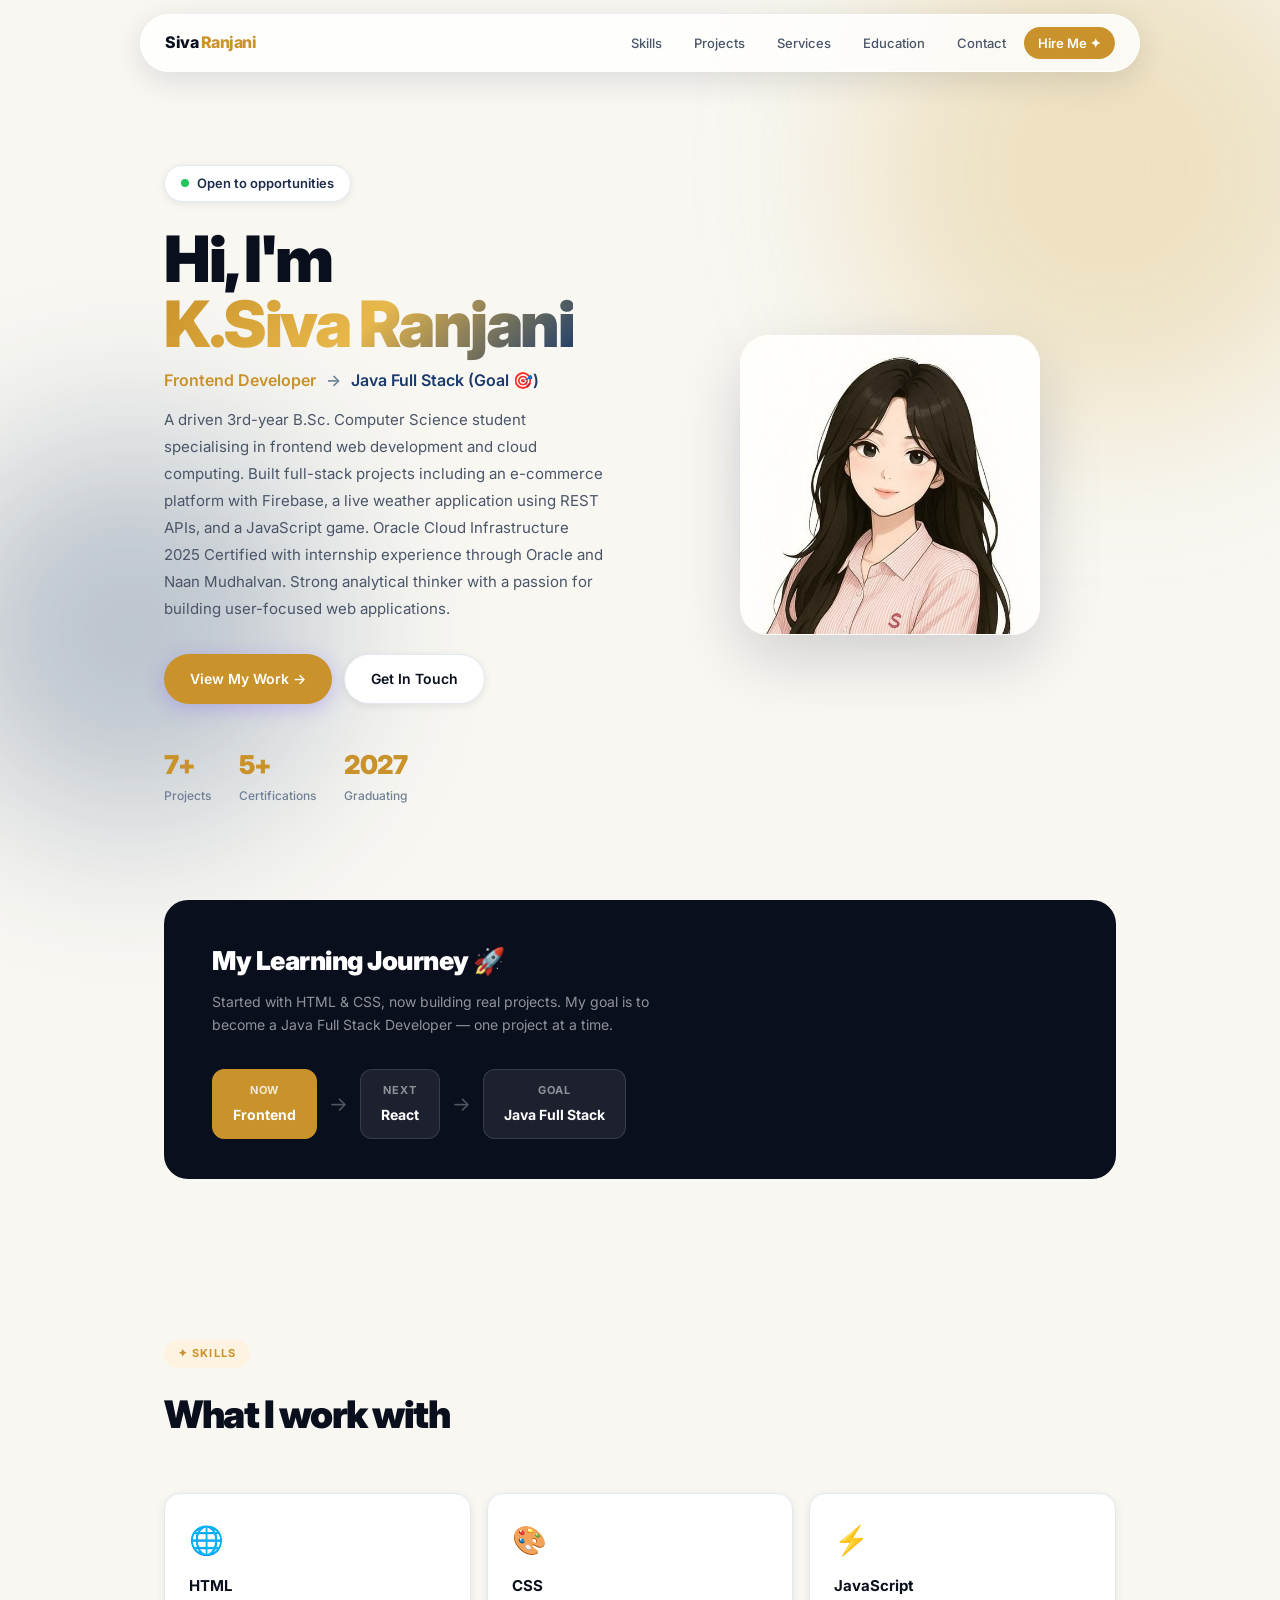
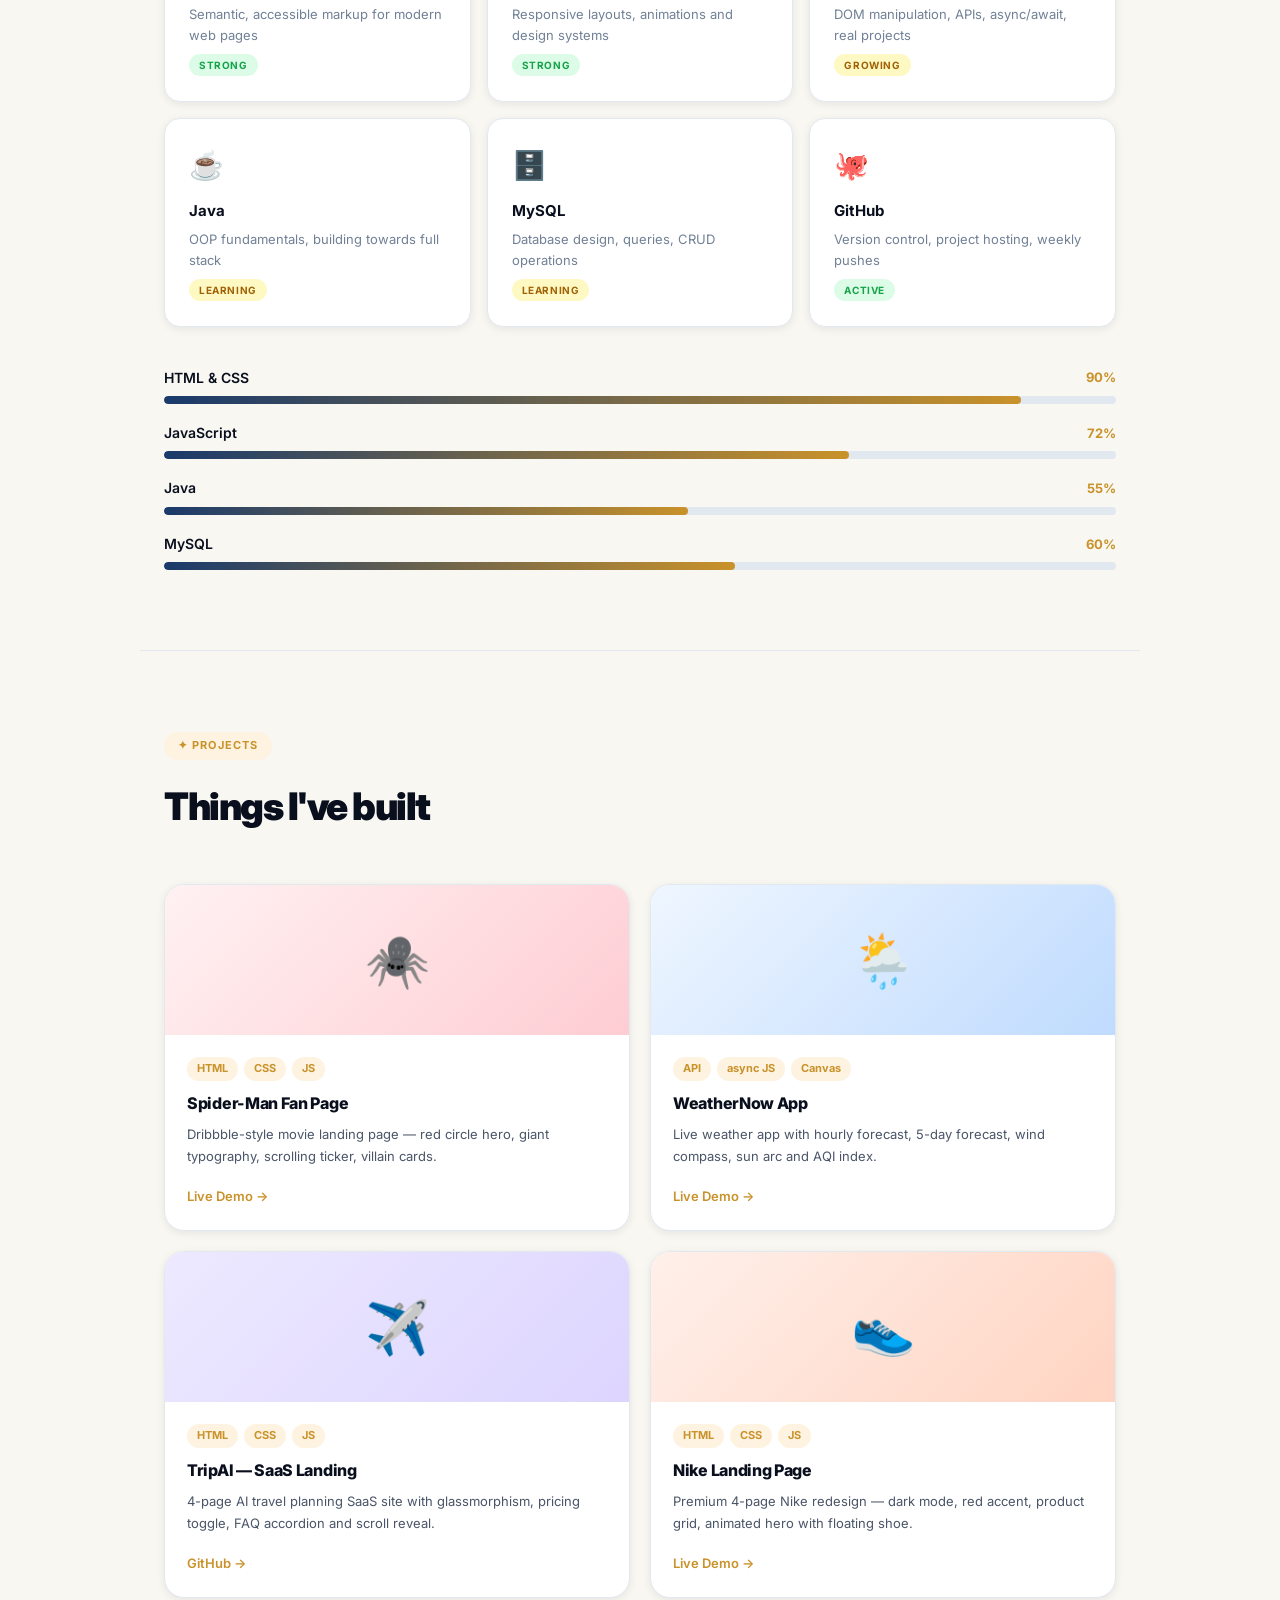
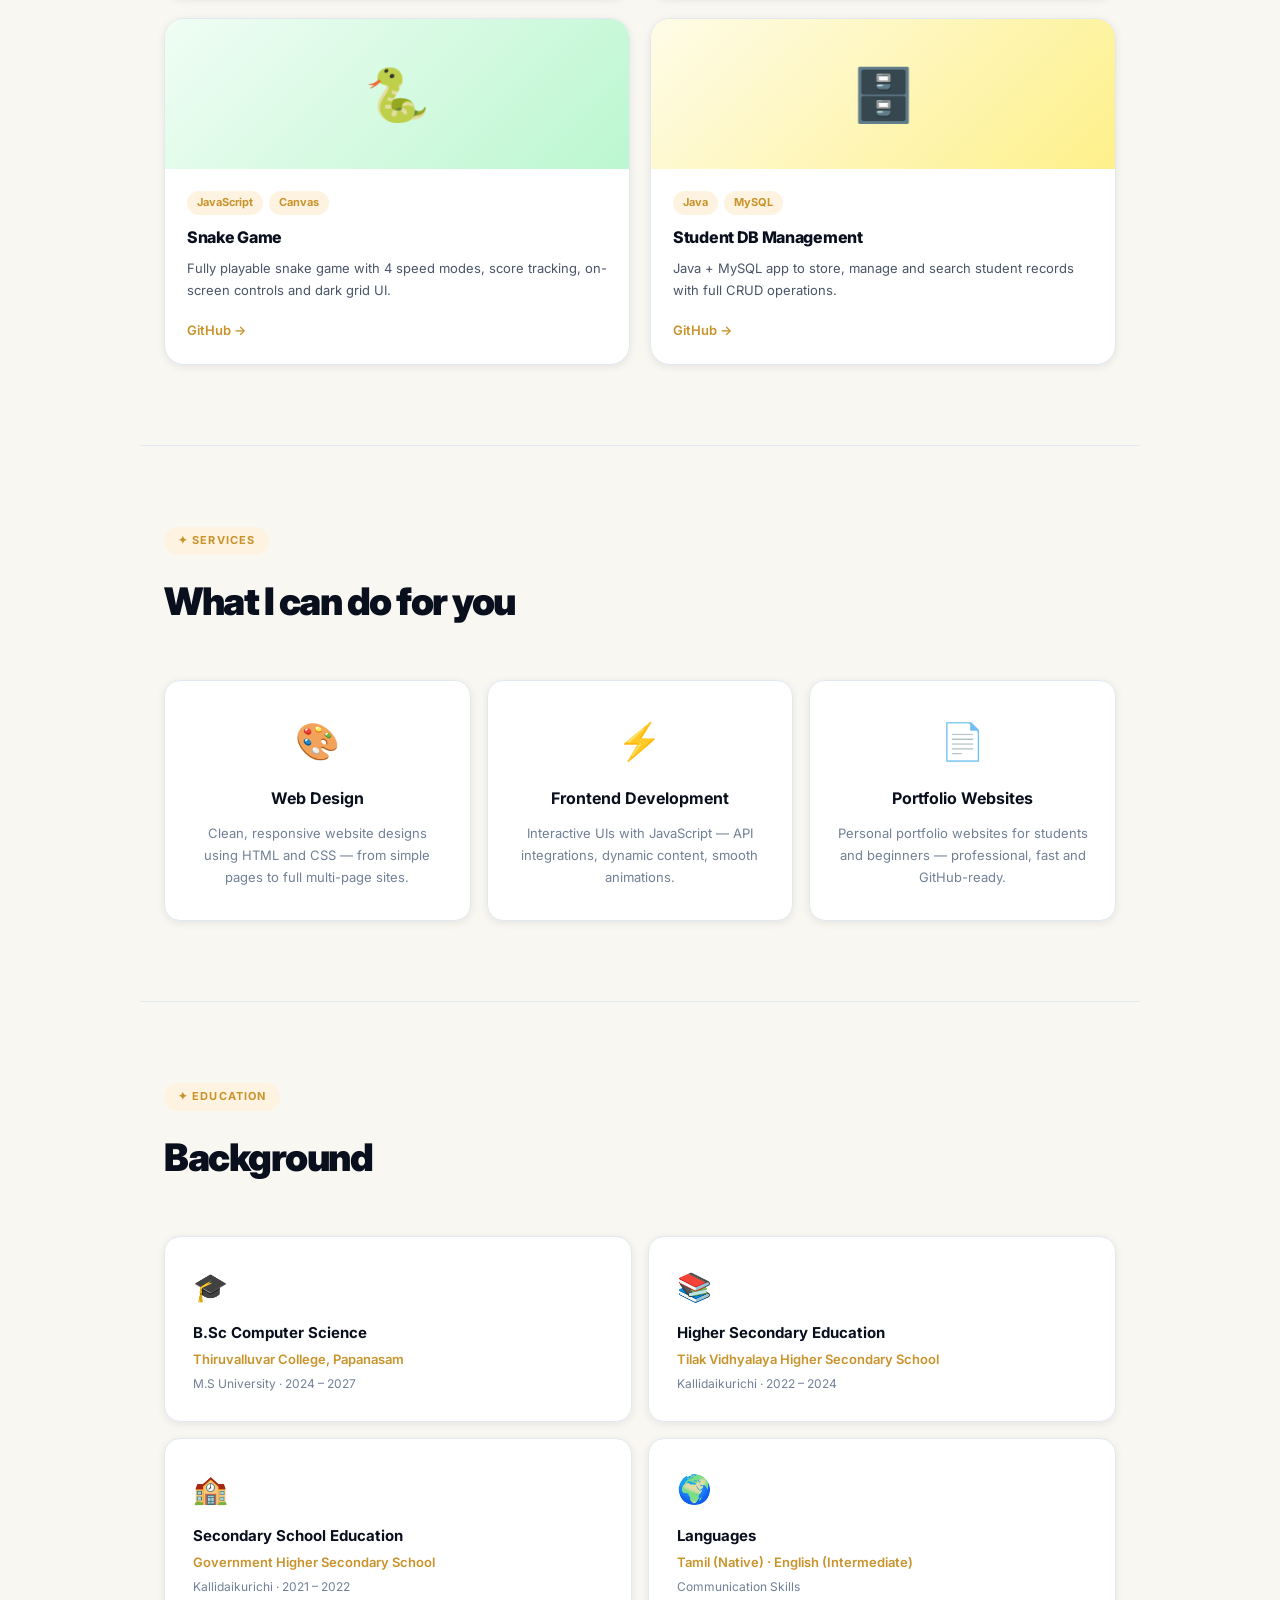
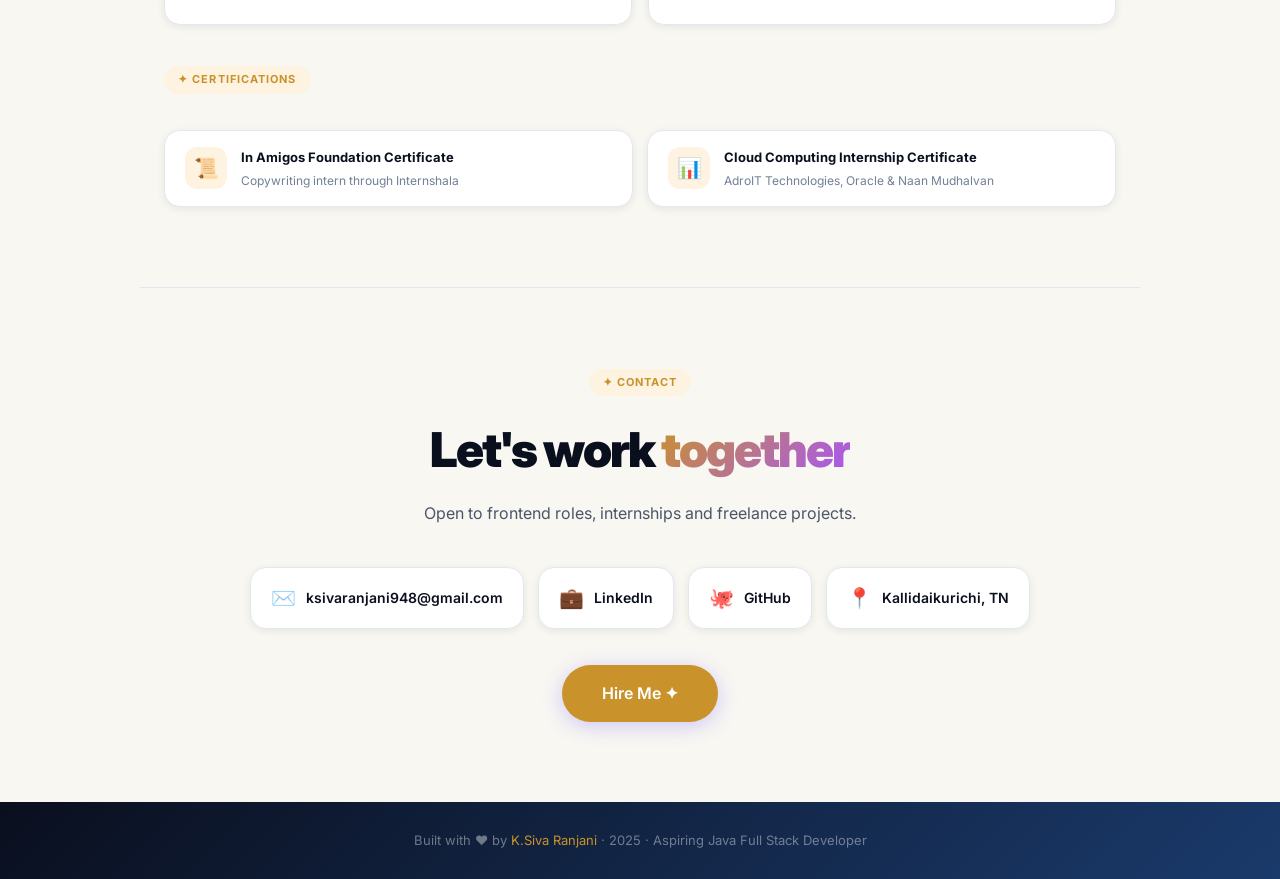
<file: index.html>
<!DOCTYPE html>
<html lang="en">
<head>
  <meta charset="UTF-8"/>
  <meta name="viewport" content="width=device-width, initial-scale=1.0"/>
  <title>K.Siva Ranjani — Frontend Developer</title>
  <link href="https://fonts.googleapis.com/css2?family=Inter:wght@300;400;500;600;700;800;900&display=swap" rel="stylesheet"/>
  <style>
    *, *::before, *::after { box-sizing: border-box; margin: 0; padding: 0; }

  :root {
  --bg:       #f8f7f2;
  --white:    #ffffff;
  --black:    #0a0f1e;
  --gray-1:   #0f1628;
  --gray-2:   #1e2d4a;
  --gray-3:   #4a5568;
  --gray-4:   #718096;
  --gray-5:   #a0aec0;
  --gray-6:   #e2e8f0;
  --accent:   #c9922a;
  --accent-l: #fdf3e0;
  --accent-d: #a67420;
  --accent2:  #1a3a6b;
  --green:    #22c55e;
  --radius:   16px;
  --shadow-sm: 0 2px 8px rgba(10,15,30,0.08);
  --shadow-md: 0 8px 32px rgba(10,15,30,0.12);
  --shadow-lg: 0 24px 64px rgba(10,15,30,0.16);
  --ease: 0.28s cubic-bezier(0.4,0,0.2,1);
}

    html { scroll-behavior: smooth; }
    body {
      font-family: 'Inter', sans-serif;
      background: var(--bg);
      color: var(--black);
      line-height: 1.6;
      overflow-x: hidden;
    }

    /* ── NAVBAR ── */
    header {
      position: fixed;
      top: 14px; left: 50%;
      transform: translateX(-50%);
      z-index: 200;
      width: calc(100% - 48px);
      max-width: 1000px;
      height: 58px;
      display: flex;
      align-items: center;
      justify-content: space-between;
      padding: 0 24px;
      background: rgba(255,255,255,0.8);
      backdrop-filter: blur(20px);
      -webkit-backdrop-filter: blur(20px);
      border: 1px solid rgba(255,255,255,0.95);
      border-radius: 999px;
      box-shadow: var(--shadow-md);
    }
    .nav-logo {
      font-size: 16px; font-weight: 800;
      color: var(--black); text-decoration: none;
      letter-spacing: -0.5px;
    }
    .nav-logo span { color: var(--accent); }
    nav { display: flex; gap: 4px; align-items: center; }
    nav a {
      color: var(--gray-3); text-decoration: none;
      font-size: 13px; font-weight: 500;
      padding: 6px 14px; border-radius: 999px;
      transition: color var(--ease), background var(--ease);
    }
    nav a:hover { color: var(--black); background: var(--gray-6); }
    .nav-cta {
      background: var(--accent) !important;
      color: var(--white) !important;
      font-weight: 600 !important;
    }
    .nav-cta:hover { background: var(--accent-d) !important; }

    /* ── MAIN ── */
    main { padding-top: 90px; }

    /* ── BUTTONS ── */
    .btn {
      display: inline-flex; align-items: center; gap: 8px;
      padding: 13px 26px; border-radius: 999px;
      font-size: 14px; font-weight: 600;
      cursor: pointer; text-decoration: none; border: none;
      font-family: inherit;
      transition: transform var(--ease), box-shadow var(--ease), background var(--ease);
    }
    .btn:hover  { transform: translateY(-2px); }
    .btn:active { transform: scale(0.97); }
    .btn-primary { background: var(--accent); color: var(--white); box-shadow: 0 4px 20px rgba(108,71,255,0.28); }
    .btn-primary:hover { background: var(--accent-d); box-shadow: 0 8px 32px rgba(108,71,255,0.36); }
    .btn-outline { background: var(--white); color: var(--black); border: 1.5px solid var(--gray-6); box-shadow: var(--shadow-sm); }
    .btn-outline:hover { border-color: var(--gray-5); box-shadow: var(--shadow-md); }

    /* ── TAG ── */
    .tag {
      display: inline-flex; align-items: center; gap: 6px;
      font-size: 11px; font-weight: 700; letter-spacing: .1em;
      text-transform: uppercase; color: var(--accent);
      background: var(--accent-l); padding: 5px 14px;
      border-radius: 999px; margin-bottom: 16px;
    }

    /* ── HERO ── */
    .hero {
      max-width: 1000px; margin: 0 auto;
      padding: 60px 24px 80px;
      display: grid; grid-template-columns: 1fr 1fr;
      gap: 48px; align-items: center;
      min-height: calc(100vh - 90px);
      position: relative;
    }
    .hero-blob {
      position: fixed; border-radius: 50%;
      filter: blur(90px); opacity: 0.28; pointer-events: none; z-index: -1;
    }
   .blob1 { width: 500px; height: 500px; background: #d4a843; top: -80px; right: -80px; animation: drift 12s ease-in-out infinite; }
.blob2 { width: 380px; height: 380px; background: #1a3a6b; bottom: 80px; left: -60px; animation: drift 10s ease-in-out infinite reverse; }
    @keyframes drift { 0%,100%{transform:translate(0,0)} 50%{transform:translate(20px,-16px)} }

    .hero-status {
      display: inline-flex; align-items: center; gap: 8px;
      background: white; border: 1px solid var(--gray-6);
      border-radius: 999px; padding: 7px 16px;
      font-size: 13px; font-weight: 600; color: var(--gray-2);
      margin-bottom: 24px; box-shadow: var(--shadow-sm);
    }
    .status-dot { width: 8px; height: 8px; border-radius: 50%; background: var(--green); animation: pulse 2s infinite; }
    @keyframes pulse { 0%,100%{opacity:1;transform:scale(1)} 50%{opacity:.5;transform:scale(1.5)} }

    .hero-text h1 {
      font-size: clamp(38px, 5vw, 64px);
      font-weight: 900; line-height: 1.02;
      letter-spacing: -2.5px; margin-bottom: 12px;
    }
    .hero-text h1 span {
      background: linear-gradient(135deg, #c9922a 0%, #e8b84b 50%, #1a3a6b 100%);      -webkit-background-clip: text; -webkit-text-fill-color: transparent; background-clip: text;
    }
    .hero-role {
      font-size: 16px; font-weight: 600; color: var(--gray-3);
      margin-bottom: 8px;
    }
    .hero-role .current { color: var(--accent); }
    .hero-role .goal { color: var(--accent2); }
    .hero-arrow { color: var(--gray-4); margin: 0 6px; }
    .hero-text p {
      font-size: 15px; color: var(--gray-3);
      max-width: 440px; margin-bottom: 32px; line-height: 1.8;
    }
    .hero-btns { display: flex; gap: 12px; flex-wrap: wrap; margin-bottom: 40px; }
    .hero-stats { display: flex; gap: 28px; }
    .hero-stat-num { font-size: 26px; font-weight: 900; color: var(--accent); letter-spacing: -1px; }
    .hero-stat-lbl { font-size: 12px; color: var(--gray-4); font-weight: 500; }

    .hero-img-wrap {
      position: relative; display: flex;
      align-items: center; justify-content: center;
    }
    .hero-img-wrap::before {
      content: ''; position: absolute;
      width: 360px; height: 360px; border-radius: 50%;
      background: radial-gradient(circle, rgba(108,71,255,0.1) 0%, transparent 70%);
    }
    .hero-avatar {
      width: 300px; height: 300px; border-radius: 28px;
      background: linear-gradient(135deg, var(--accent-l) 0%, #fce4ff 100%);
      display: flex; align-items: center; justify-content: center;
      font-size: 100px; box-shadow: var(--shadow-lg);
      border: 1px solid rgba(255,255,255,0.9);
      overflow: hidden; position: relative;
    }
    .hero-avatar img {
      width: 100%; height: 100%; object-fit: cover;
    }

    /* ── JOURNEY BANNER ── */
    .journey-banner {
      max-width: 1000px; margin: 0 auto 0;
      padding: 0 24px 80px;
    }
    .journey-card {
      background: var(--black);
      border-radius: 24px;
      padding: 40px 48px;
      display: flex;
      align-items: center;
      justify-content: space-between;
      gap: 32px;
      flex-wrap: wrap;
    }
    .journey-left h2 { font-size: 26px; font-weight: 900; color: white; letter-spacing: -0.5px; margin-bottom: 8px; }
    .journey-left p  { font-size: 14px; color: rgba(255,255,255,0.55); max-width: 440px; line-height: 1.7; }
    .journey-path {
      display: flex; align-items: center; gap: 12px;
      flex-wrap: wrap;
    }
    .journey-step {
      background: rgba(255,255,255,0.08);
      border: 1px solid rgba(255,255,255,0.12);
      border-radius: 12px; padding: 12px 20px;
      text-align: center;
    }
    .journey-step.active { background: var(--accent); border-color: var(--accent); }
    .journey-step .step-label { font-size: 11px; font-weight: 700; text-transform: uppercase; letter-spacing: .08em; color: rgba(255,255,255,0.5); margin-bottom: 4px; }
    .journey-step.active .step-label { color: rgba(255,255,255,0.8); }
    .journey-step .step-val { font-size: 14px; font-weight: 700; color: white; }
    .journey-arrow { color: rgba(255,255,255,0.3); font-size: 20px; }

    /* ── SECTIONS ── */
    section { max-width: 1000px; margin: 0 auto; padding: 80px 24px; }
    section + section { border-top: 1px solid var(--gray-6); }
    .section-header { margin-bottom: 48px; }
    .section-header h2 { font-size: 38px; font-weight: 900; letter-spacing: -1.5px; }

    /* ── SKILLS ── */
    .skills-grid {
      display: grid; grid-template-columns: repeat(3,1fr); gap: 16px; margin-bottom: 40px;
    }
    .skill-card {
      background: var(--white); border: 1px solid var(--gray-6);
      border-radius: var(--radius); padding: 24px;
      box-shadow: var(--shadow-sm);
      transition: transform var(--ease), box-shadow var(--ease), border-color var(--ease);
    }
    .skill-card:hover { transform: translateY(-4px); box-shadow: var(--shadow-md); border-color: var(--accent); }
    .skill-icon { font-size: 28px; margin-bottom: 12px; }
    .skill-card h3 { font-size: 15px; font-weight: 700; margin-bottom: 6px; }
    .skill-card p  { font-size: 13px; color: var(--gray-4); }
    .skill-badge {
      display: inline-flex; font-size: 10px; font-weight: 700;
      padding: 3px 10px; border-radius: 999px; margin-top: 8px;
      letter-spacing: .06em; text-transform: uppercase;
    }
    .badge-strong  { background: #dcfce7; color: #16a34a; }
    .badge-learning { background: #fef9c3; color: #a16207; }
    .badge-goal    { background: var(--accent-l); color: var(--accent); }

    .skill-bars { display: flex; flex-direction: column; gap: 18px; }
    .bar-top { display: flex; justify-content: space-between; align-items: center; margin-bottom: 7px; }
    .bar-name { font-size: 14px; font-weight: 600; }
    .bar-pct  { font-size: 13px; font-weight: 700; color: var(--accent); }
    .bar-track { height: 8px; background: var(--gray-6); border-radius: 999px; overflow: hidden; }
    .bar-fill {
      height: 100%; border-radius: 999px;
      background: linear-gradient(90deg, #1a3a6b 0%, #c9922a 100%);
            width: 0%; transition: width 1.2s cubic-bezier(0.4,0,0.2,1);
    }

    /* ── PROJECTS ── */
    .projects-grid { display: grid; grid-template-columns: repeat(2,1fr); gap: 20px; }
    .project-card {
      background: var(--white); border: 1px solid var(--gray-6);
      border-radius: 20px; overflow: hidden;
      box-shadow: var(--shadow-sm);
      transition: transform var(--ease), box-shadow var(--ease), border-color var(--ease);
    }
    .project-card:hover { transform: translateY(-6px); box-shadow: var(--shadow-lg); border-color: var(--accent); }
    .project-thumb {
      height: 150px; display: flex;
      align-items: center; justify-content: center; font-size: 52px;
    }
    .t-purple { background: linear-gradient(135deg,#ede9ff,#ddd5ff); }
    .t-orange { background: linear-gradient(135deg,#fff0ea,#ffd4c2); }
    .t-green  { background: linear-gradient(135deg,#f0fdf4,#bbf7d0); }
    .t-blue   { background: linear-gradient(135deg,#eff6ff,#bfdbfe); }
    .t-red    { background: linear-gradient(135deg,#fff1f2,#fecdd3); }
    .t-yellow { background: linear-gradient(135deg,#fefce8,#fef08a); }
    .project-body { padding: 22px; }
    .project-tags { display: flex; gap: 6px; flex-wrap: wrap; margin-bottom: 10px; }
    .project-tag {
      font-size: 11px; font-weight: 700; padding: 3px 10px;
      border-radius: 999px; background: var(--accent-l); color: var(--accent);
    }
    .project-body h3 { font-size: 16px; font-weight: 800; margin-bottom: 6px; letter-spacing: -0.3px; }
    .project-body p  { font-size: 13px; color: var(--gray-3); line-height: 1.7; margin-bottom: 16px; }
    .project-link {
      font-size: 13px; font-weight: 600; color: var(--accent);
      text-decoration: none; display: inline-flex; align-items: center; gap: 5px;
      transition: gap var(--ease);
    }
    .project-link:hover { gap: 9px; }

    /* ── SERVICES ── */
    .services-grid { display: grid; grid-template-columns: repeat(3,1fr); gap: 16px; }
    .service-card {
      background: var(--white); border: 1px solid var(--gray-6);
      border-radius: var(--radius); padding: 32px 24px;
      box-shadow: var(--shadow-sm); text-align: center;
      transition: transform var(--ease), box-shadow var(--ease), border-color var(--ease);
    }
    .service-card:hover { transform: translateY(-4px); box-shadow: var(--shadow-md); border-color: var(--accent); }
    .service-icon { font-size: 36px; margin-bottom: 16px; }
    .service-card h3 { font-size: 16px; font-weight: 700; margin-bottom: 10px; }
    .service-card p  { font-size: 13px; color: var(--gray-4); line-height: 1.7; }

    /* ── EDUCATION ── */
    .edu-grid { display: grid; grid-template-columns: 1fr 1fr; gap: 16px; margin-bottom: 40px; }
    .edu-card {
      background: var(--white); border: 1px solid var(--gray-6);
      border-radius: var(--radius); padding: 28px;
      box-shadow: var(--shadow-sm);
      transition: transform var(--ease), border-color var(--ease);
    }
    .edu-card:hover { transform: translateY(-3px); border-color: var(--accent); }
    .edu-icon { font-size: 28px; margin-bottom: 12px; }
    .edu-card h3 { font-size: 15px; font-weight: 700; margin-bottom: 4px; }
    .edu-school { font-size: 13px; color: var(--accent); font-weight: 600; margin-bottom: 4px; }
    .edu-year   { font-size: 12px; color: var(--gray-4); }

    /* CERT CARDS */
    .cert-grid { display: grid; grid-template-columns: 1fr 1fr; gap: 14px; }
    .cert-card {
      display: flex; align-items: center; gap: 14px;
      background: var(--white); border: 1px solid var(--gray-6);
      border-radius: var(--radius); padding: 16px 20px;
      box-shadow: var(--shadow-sm);
      transition: transform var(--ease), border-color var(--ease);
    }
    .cert-card:hover { transform: translateX(4px); border-color: var(--accent); }
    .cert-icon {
      width: 42px; height: 42px; border-radius: 12px;
      background: var(--accent-l); display: flex; align-items: center;
      justify-content: center; font-size: 20px; flex-shrink: 0;
    }
    .cert-card h4 { font-size: 13px; font-weight: 700; margin-bottom: 3px; }
    .cert-card p  { font-size: 12px; color: var(--gray-4); }

    /* ── CONTACT ── */
    #contact { text-align: center; }
    #contact h2 { font-size: 48px; font-weight: 900; letter-spacing: -2px; margin-bottom: 12px; }
    #contact h2 span {
      background: linear-gradient(135deg, var(--accent) 0%, #a855f7 100%);
      -webkit-background-clip: text; -webkit-text-fill-color: transparent; background-clip: text;
    }
    #contact > p { font-size: 16px; color: var(--gray-3); margin-bottom: 40px; }
    .contact-cards {
      display: flex; justify-content: center; gap: 14px; flex-wrap: wrap; margin-bottom: 36px;
    }
    .contact-card {
      display: flex; align-items: center; gap: 10px;
      background: var(--white); border: 1px solid var(--gray-6);
      border-radius: var(--radius); padding: 14px 20px;
      box-shadow: var(--shadow-sm); text-decoration: none;
      color: var(--black); font-size: 14px; font-weight: 600;
      transition: transform var(--ease), box-shadow var(--ease), border-color var(--ease), color var(--ease);
    }
    .contact-card:hover { transform: translateY(-3px); box-shadow: var(--shadow-md); border-color: var(--accent); color: var(--accent); }
    .contact-card span { font-size: 20px; }

    /* ── FOOTER ── */
    footer {
      background: linear-gradient(135deg, #0a0f1e 0%, #1a3a6b 100%); color: white;
      text-align: center; padding: 28px 24px;
      font-size: 13px; color: rgba(255,255,255,0.4);
    }
    footer span { color: var(--accent); }

    /* ── REVEAL ── */
    .reveal {
      opacity: 0; transform: translateY(28px);
      transition: opacity 0.7s cubic-bezier(0.4,0,0.2,1), transform 0.7s cubic-bezier(0.4,0,0.2,1);
    }
    .reveal.visible { opacity: 1; transform: none; }

    @media (max-width: 768px) {
      header { width: calc(100% - 24px); top: 10px; padding: 0 16px; }
      nav a:not(.nav-cta) { display: none; }
      .hero { grid-template-columns: 1fr; text-align: center; padding: 40px 20px; min-height: auto; }
      .hero-btns { justify-content: center; }
      .hero-stats { justify-content: center; }
      .hero-avatar { width: 200px; height: 200px; font-size: 72px; margin: 0 auto; }
      .skills-grid, .services-grid { grid-template-columns: 1fr; }
      .projects-grid { grid-template-columns: 1fr; }
      .edu-grid, .cert-grid { grid-template-columns: 1fr; }
      .journey-card { padding: 28px 20px; }
      section { padding: 60px 20px; }
    }
  </style>
</head>
<body>

<div class="hero-blob blob1"></div>
<div class="hero-blob blob2"></div>

<!-- NAVBAR -->
<header>
  <a href="#" class="nav-logo">Siva <span>Ranjani</span></a>
  <nav>
    <a href="#skills">Skills</a>
    <a href="#projects">Projects</a>
    <a href="#services">Services</a>
    <a href="#education">Education</a>
    <a href="#contact">Contact</a>
    <a href="mailto:ksivaranjani@gmail.com" class="nav-cta">Hire Me ✦</a>
  </nav>
</header>

<main>

  <!-- ── HERO ── -->
  <div class="hero">
    <div class="hero-text">
      <div class="hero-status">
        <span class="status-dot"></span>
        Open to opportunities
      </div>
      <h1>Hi, I'm<br/><span>K.Siva Ranjani</span></h1>
      <div class="hero-role">
        <span class="current">Frontend Developer</span>
        <span class="hero-arrow">→</span>
        <span class="goal">Java Full Stack (Goal 🎯)</span>
      </div>
      <p style="margin-top:12px">A driven 3rd-year B.Sc. Computer Science student specialising in frontend web development and cloud computing. Built full-stack projects including an e-commerce platform with Firebase, a live weather application using REST APIs, and a JavaScript game. Oracle Cloud Infrastructure 2025 Certified with internship experience through Oracle and Naan Mudhalvan. Strong analytical thinker with a passion for building user-focused web applications.</p>
      <div class="hero-btns">
        <a href="#projects" class="btn btn-primary">View My Work →</a>
        <a href="mailto:ksivaranjani@gmail.com" class="btn btn-outline">Get In Touch</a>
      </div>
      <div class="hero-stats">
        <div>
          <div class="hero-stat-num">7+</div>
          <div class="hero-stat-lbl">Projects</div>
        </div>
        <div>
          <div class="hero-stat-num">5+</div>
          <div class="hero-stat-lbl">Certifications</div>
        </div>
        <div>
          <div class="hero-stat-num">2027</div>
          <div class="hero-stat-lbl">Graduating</div>
        </div>
      </div>
    </div>
    <div class="hero-img-wrap">
      <div class="hero-avatar">
        <img src="myimage.jpg" alt="K.Siva Ranjani" onerror="this.style.display='none';this.parentElement.innerHTML='👩‍💻'"/>
      </div>
    </div>
  </div>

  <!-- ── JOURNEY BANNER ── -->
  <div class="journey-banner reveal">
    <div class="journey-card">
      <div class="journey-left">
        <h2>My Learning Journey 🚀</h2>
        <p>Started with HTML & CSS, now building real projects. My goal is to become a Java Full Stack Developer — one project at a time.</p>
      </div>
      <div class="journey-path">
        <div class="journey-step active">
          <div class="step-label">Now</div>
          <div class="step-val">Frontend</div>
        </div>
        <div class="journey-arrow">→</div>
        <div class="journey-step">
          <div class="step-label">Next</div>
          <div class="step-val">React</div>
        </div>
        <div class="journey-arrow">→</div>
        <div class="journey-step">
          <div class="step-label">Goal</div>
          <div class="step-val">Java Full Stack</div>
        </div>
      </div>
    </div>
  </div>

  <!-- ── SKILLS ── -->
  <section id="skills">
    <div class="section-header reveal">
      <span class="tag">✦ Skills</span>
      <h2>What I work with</h2>
    </div>
    <div class="skills-grid">
      <div class="skill-card reveal">
        <div class="skill-icon">🌐</div>
        <h3>HTML</h3>
        <p>Semantic, accessible markup for modern web pages</p>
        <span class="skill-badge badge-strong">Strong</span>
      </div>
      <div class="skill-card reveal" style="transition-delay:.07s">
        <div class="skill-icon">🎨</div>
        <h3>CSS</h3>
        <p>Responsive layouts, animations and design systems</p>
        <span class="skill-badge badge-strong">Strong</span>
      </div>
      <div class="skill-card reveal" style="transition-delay:.14s">
        <div class="skill-icon">⚡</div>
        <h3>JavaScript</h3>
        <p>DOM manipulation, APIs, async/await, real projects</p>
        <span class="skill-badge badge-learning">Growing</span>
      </div>
      <div class="skill-card reveal" style="transition-delay:.21s">
        <div class="skill-icon">☕</div>
        <h3>Java</h3>
        <p>OOP fundamentals, building towards full stack</p>
        <span class="skill-badge badge-learning">Learning</span>
      </div>
      <div class="skill-card reveal" style="transition-delay:.28s">
        <div class="skill-icon">🗄️</div>
        <h3>MySQL</h3>
        <p>Database design, queries, CRUD operations</p>
        <span class="skill-badge badge-learning">Learning</span>
      </div>
      <div class="skill-card reveal" style="transition-delay:.35s">
        <div class="skill-icon">🐙</div>
        <h3>GitHub</h3>
        <p>Version control, project hosting, weekly pushes</p>
        <span class="skill-badge badge-strong">Active</span>
      </div>
    </div>
    <div class="skill-bars reveal" style="margin-top:40px">
      <div>
        <div class="bar-top"><span class="bar-name">HTML & CSS</span><span class="bar-pct">90%</span></div>
        <div class="bar-track"><div class="bar-fill" data-width="90"></div></div>
      </div>
      <div>
        <div class="bar-top"><span class="bar-name">JavaScript</span><span class="bar-pct">72%</span></div>
        <div class="bar-track"><div class="bar-fill" data-width="72"></div></div>
      </div>
      <div>
        <div class="bar-top"><span class="bar-name">Java</span><span class="bar-pct">55%</span></div>
        <div class="bar-track"><div class="bar-fill" data-width="55"></div></div>
      </div>
      <div>
        <div class="bar-top"><span class="bar-name">MySQL</span><span class="bar-pct">60%</span></div>
        <div class="bar-track"><div class="bar-fill" data-width="60"></div></div>
      </div>
    </div>
  </section>

  <!-- ── PROJECTS ── -->
  <section id="projects">
    <div class="section-header reveal">
      <span class="tag">✦ Projects</span>
      <h2>Things I've built</h2>
    </div>
    <div class="projects-grid">
      <div class="project-card reveal">
        <div class="project-thumb t-red">🕷️</div>
        <div class="project-body">
          <div class="project-tags"><span class="project-tag">HTML</span><span class="project-tag">CSS</span><span class="project-tag">JS</span></div>
          <h3>Spider-Man Fan Page</h3>
          <p>Dribbble-style movie landing page — red circle hero, giant typography, scrolling ticker, villain cards.</p>
          <a href="https://ksivaranjani948-svg.github.io/spiderman-project/" target="_blank" class="project-link">Live Demo →</a>
        </div>
      </div>
      <div class="project-card reveal" style="transition-delay:.08s">
        <div class="project-thumb t-blue">🌦️</div>
        <div class="project-body">
          <div class="project-tags"><span class="project-tag">API</span><span class="project-tag">async JS</span><span class="project-tag">Canvas</span></div>
          <h3>WeatherNow App</h3>
          <p>Live weather app with hourly forecast, 5-day forecast, wind compass, sun arc and AQI index.</p>
          <a href="https://ksivaranjani948-svg.github.io/weatherwebsite/" target="_blank" class="project-link">Live Demo →</a>
        </div>
      </div>
      <div class="project-card reveal" style="transition-delay:.12s">
        <div class="project-thumb t-purple">✈️</div>
        <div class="project-body">
          <div class="project-tags"><span class="project-tag">HTML</span><span class="project-tag">CSS</span><span class="project-tag">JS</span></div>
          <h3>TripAI — SaaS Landing</h3>
          <p>4-page AI travel planning SaaS site with glassmorphism, pricing toggle, FAQ accordion and scroll reveal.</p>
          <a href="https://github.com/ksivaranjani948-svg" target="_blank" class="project-link">GitHub →</a>
        </div>
      </div>
      <div class="project-card reveal" style="transition-delay:.16s">
        <div class="project-thumb t-orange">👟</div>
        <div class="project-body">
          <div class="project-tags"><span class="project-tag">HTML</span><span class="project-tag">CSS</span><span class="project-tag">JS</span></div>
          <h3>Nike Landing Page</h3>
          <p>Premium 4-page Nike redesign — dark mode, red accent, product grid, animated hero with floating shoe.</p>
          <a href="https://ksivaranjani948-svg.github.io/nikelandingpage/" target="_blank" class="project-link">Live Demo →</a>
        </div>
      </div>
      <div class="project-card reveal" style="transition-delay:.20s">
        <div class="project-thumb t-green">🐍</div>
        <div class="project-body">
          <div class="project-tags"><span class="project-tag">JavaScript</span><span class="project-tag">Canvas</span></div>
          <h3>Snake Game</h3>
          <p>Fully playable snake game with 4 speed modes, score tracking, on-screen controls and dark grid UI.</p>
          <a href="https://github.com/ksivaranjani948-svg" target="_blank" class="project-link">GitHub →</a>
        </div>
      </div>
      <div class="project-card reveal" style="transition-delay:.24s">
        <div class="project-thumb t-yellow">🗄️</div>
        <div class="project-body">
          <div class="project-tags"><span class="project-tag">Java</span><span class="project-tag">MySQL</span></div>
          <h3>Student DB Management</h3>
          <p>Java + MySQL app to store, manage and search student records with full CRUD operations.</p>
          <a href="https://github.com/ksivaranjani948-svg" target="_blank" class="project-link">GitHub →</a>
        </div>
      </div>
    </div>
  </section>

  <!-- ── SERVICES ── -->
  <section id="services">
    <div class="section-header reveal">
      <span class="tag">✦ Services</span>
      <h2>What I can do for you</h2>
    </div>
    <div class="services-grid">
      <div class="service-card reveal">
        <div class="service-icon">🎨</div>
        <h3>Web Design</h3>
        <p>Clean, responsive website designs using HTML and CSS — from simple pages to full multi-page sites.</p>
      </div>
      <div class="service-card reveal" style="transition-delay:.1s">
        <div class="service-icon">⚡</div>
        <h3>Frontend Development</h3>
        <p>Interactive UIs with JavaScript — API integrations, dynamic content, smooth animations.</p>
      </div>
      <div class="service-card reveal" style="transition-delay:.2s">
        <div class="service-icon">📄</div>
        <h3>Portfolio Websites</h3>
        <p>Personal portfolio websites for students and beginners — professional, fast and GitHub-ready.</p>
      </div>
    </div>
  </section>

  <!-- ── EDUCATION ── -->
  <section id="education">
    <div class="section-header reveal">
      <span class="tag">✦ Education</span>
      <h2>Background</h2>
    </div>
    <div class="edu-grid">
      <div class="edu-card reveal">
        <div class="edu-icon">🎓</div>
        <h3>B.Sc Computer Science</h3>
        <div class="edu-school">Thiruvalluvar College, Papanasam</div>
        <div class="edu-year">M.S University · 2024 – 2027</div>
      </div>
      <div class="edu-card reveal" style="transition-delay:.08s">
        <div class="edu-icon">📚</div>
        <h3>Higher Secondary Education</h3>
        <div class="edu-school">Tilak Vidhyalaya Higher Secondary School</div>
        <div class="edu-year">Kallidaikurichi · 2022 – 2024</div>
      </div>
      <div class="edu-card reveal" style="transition-delay:.16s">
        <div class="edu-icon">🏫</div>
        <h3>Secondary School Education</h3>
        <div class="edu-school">Government Higher Secondary School</div>
        <div class="edu-year">Kallidaikurichi · 2021 – 2022</div>
      </div>
      <div class="edu-card reveal" style="transition-delay:.24s">
        <div class="edu-icon">🌍</div>
        <h3>Languages</h3>
        <div class="edu-school">Tamil (Native) · English (Intermediate)</div>
        <div class="edu-year">Communication Skills</div>
      </div>
    </div>
    <div class="reveal" style="margin-bottom:20px">
      <span class="tag">✦ Certifications</span>
    </div>
    <div class="cert-grid">
      <div class="cert-card reveal">
        <div class="cert-icon">📜</div>
        <div>
          <h4>In Amigos Foundation Certificate</h4>
          <p>Copywriting intern through Internshala</p>
        </div>
      </div>
      <div class="cert-card reveal" style="transition-delay:.08s">
        <div class="cert-icon">📊</div>
        <div>
          <h4>Cloud Computing Internship Certificate</h4>
          <p>AdroIT Technologies, Oracle & Naan Mudhalvan</p>
        </div>
      </div>
    </div>
  </section>

  <!-- ── CONTACT ── -->
  <section id="contact">
    <span class="tag reveal">✦ Contact</span>
    <h2 class="reveal">Let's work <span>together</span></h2>
    <p class="reveal">Open to frontend roles, internships and freelance projects.</p>
    <div class="contact-cards reveal">
      <a href="mailto:ksivaranjani948@gmail.com" class="contact-card"><span>✉️</span>ksivaranjani948@gmail.com</a>
      <a href="https://www.linkedin.com/in/ksivaranjani948/" class="contact-card"><span>💼</span>LinkedIn</a>
      <a href="https://github.com/ksivaranjani948-svg" target="_blank" class="contact-card"><span>🐙</span>GitHub</a>
      <a href="#" class="contact-card"><span>📍</span>Kallidaikurichi, TN</a>
    </div>
    <a href="mailto:ksivaranjani948@gmail.com" class="btn btn-primary reveal" style="font-size:16px;padding:16px 40px">
      Hire Me ✦
    </a>
  </section>

</main>

<footer>
  <p>Built with ❤️ by <span>K.Siva Ranjani</span> · 2025 · Aspiring Java Full Stack Developer</p>
</footer>

<script>
  // Scroll reveal
  const observer = new IntersectionObserver(entries => {
    entries.forEach(e => { if (e.isIntersecting) e.target.classList.add('visible'); });
  }, { threshold: 0.1 });
  document.querySelectorAll('.reveal').forEach(el => observer.observe(el));

  // Skill bars
  const barObs = new IntersectionObserver(entries => {
    entries.forEach(e => {
      if (e.isIntersecting) {
        e.target.querySelectorAll('.bar-fill').forEach(b => b.style.width = b.dataset.width + '%');
      }
    });
  }, { threshold: 0.3 });
  document.querySelectorAll('.skill-bars').forEach(el => barObs.observe(el));
</script>
</body>
</html>
</file>
